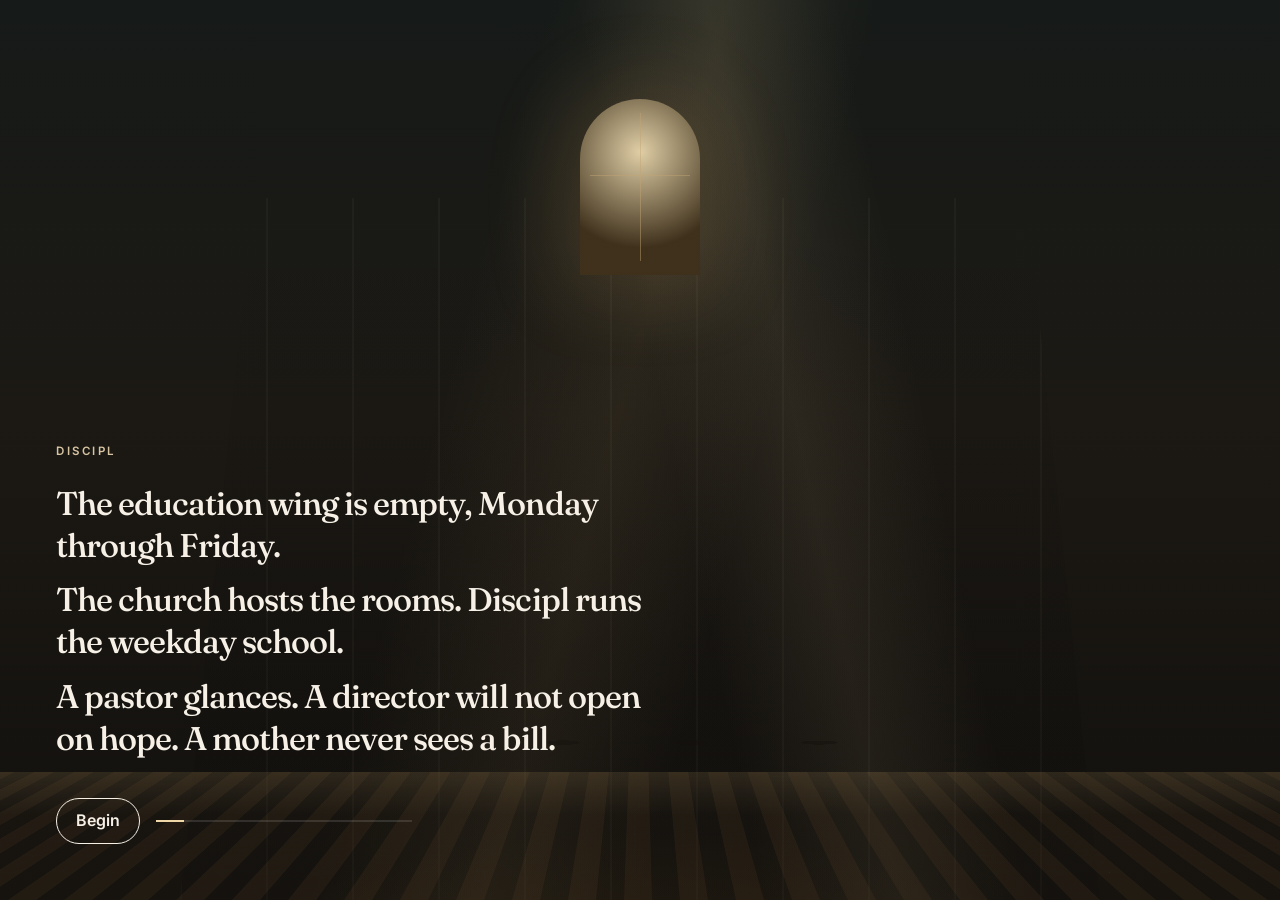
<file: index.html>
<!DOCTYPE html>
<html lang="en">
  <head>
    <meta charset="utf-8" />
    <meta name="viewport" content="width=device-width, initial-scale=1" />
    <title>The Empty Wing · Discipl</title>
    <meta
      name="description"
      content="A church has an empty wing on weekdays. Discipl runs the school. A pastor glances. A director will not open on hope. A mother never sees a bill."
    />
    <meta name="robots" content="noindex" />
    <link
      rel="icon"
      href="data:image/svg+xml,%3Csvg xmlns='http://www.w3.org/2000/svg' viewBox='0 0 32 32'%3E%3Crect width='32' height='32' rx='8' fill='%230f766e'/%3E%3Cpath d='M8 22V10h4.2c3.4 0 5.5 1.8 5.5 4.6 0 2.8-2.1 4.6-5.5 4.6H12v2.8H8zm4-6.4h.6c1.4 0 2.2-.8 2.2-2s-.8-2-2.2-2H12v4z' fill='%23fff7ed'/%3E%3C/svg%3E"
    />
    <link rel="preconnect" href="https://fonts.googleapis.com" />
    <link rel="preconnect" href="https://fonts.gstatic.com" crossorigin />
    <link
      href="https://fonts.googleapis.com/css2?family=Fraunces:opsz,wght@9..144,500;9..144,600&family=Inter:wght@400;500;600;700&display=swap"
      rel="stylesheet"
    />
    <link rel="stylesheet" href="./styles.css?v=ew-flash" />
  </head>
  <body>
    <a class="skip-link" href="#main">Skip to content</a>
    <div id="app"></div>
    <div id="toast" class="toast" hidden role="status"></div>
    <script src="./app.js?v=ew-flash" defer></script>
  </body>
</html>
</file>
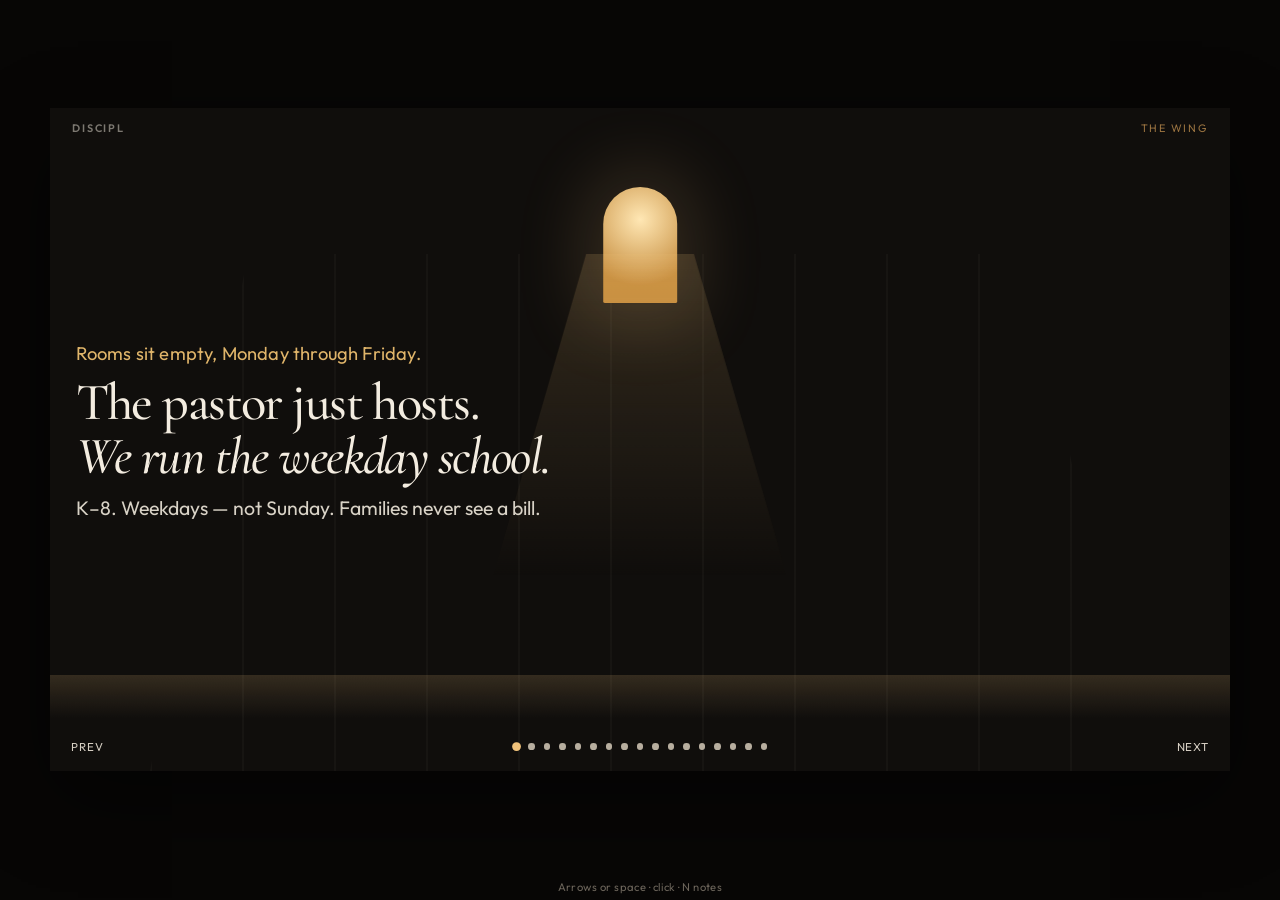
<file: pitch/index.html>
<!DOCTYPE html>
<html lang="en">
  <head>
    <meta charset="utf-8" />
    <meta name="viewport" content="width=device-width, initial-scale=1" />
    <title>Discipl · The weekday school</title>
    <meta
      name="description"
      content="The church hosts the rooms. Discipl runs the weekday school."
    />
    <meta name="robots" content="noindex, nofollow" />
    <link
      rel="icon"
      href="data:image/svg+xml,%3Csvg xmlns='http://www.w3.org/2000/svg' viewBox='0 0 32 32'%3E%3Crect width='32' height='32' fill='%23110f0c'/%3E%3Cpath d='M8 22V10h4.2c3.4 0 5.5 1.8 5.5 4.6 0 2.8-2.1 4.6-5.5 4.6H12v2.8H8zm4-6.4h.6c1.4 0 2.2-.8 2.2-2s-.8-2-2.2-2H12v4z' fill='%23f3ece0'/%3E%3C/svg%3E"
    />
    <link rel="preconnect" href="https://fonts.googleapis.com" />
    <link rel="preconnect" href="https://fonts.gstatic.com" crossorigin />
    <link
      href="https://fonts.googleapis.com/css2?family=Cormorant+Garamond:ital,wght@0,500;0,600;1,500;1,600&family=Outfit:wght@400;500;600&display=swap"
      rel="stylesheet"
    />
    <link rel="stylesheet" href="./pitch.css?v=46ed8b7" />
  </head>
  <body>
    <a class="skip" href="#stage">Skip to slides</a>

    <div class="deck" id="deck" data-beat="1">
      <div class="motif" aria-hidden="true">
        <div class="motif__hall"></div>
        <div class="motif__floor"></div>
        <div class="motif__window"></div>
        <div class="motif__shaft"></div>
        <div class="motif__door">
          <i></i>
        </div>
      </div>

      <header class="mast">
        <p class="mast__mark">Discipl</p>
        <p class="mast__beat" id="beat-label">The wing</p>
      </header>

      <main id="stage" class="stage" tabindex="0">
        <article class="slide slide--hero is-on" data-slide="1" data-beat="The wing">
          <p class="lede">Rooms sit empty, Monday through Friday.</p>
          <h1>The pastor just hosts.<br /><em>We run the weekday school.</em></h1>
          <p class="stand">K–8. Weekdays — not Sunday. Families never see a bill.</p>
        </article>

        <article class="slide slide--refuse" data-slide="2" data-beat="The refusal" hidden>
          <h1>Elder boards will not open on hope.</h1>
          <div class="stack">
            <p>Empty wings are a liability, not a ministry.</p>
            <p>A pledge is not a year of coverage.</p>
            <p class="fear"><span>The fear</span> If it fails, the church failed.</p>
          </div>
        </article>

        <article class="slide slide--split" data-slide="3" data-beat="The transfer" hidden>
          <div class="split__lead">
            <h1>We take the close.</h1>
            <p class="stand">If the campus closes, we wind it down. Families and the church hear the same notice.</p>
          </div>
          <ol class="rail">
            <li>
              <span>Notice</span>
              <b>Families and the church share the same exit letter</b>
            </li>
            <li>
              <span>Bills</span>
              <b>The church is not left holding unpaid bills</b>
            </li>
            <li>
              <span>The office</span>
              <b>The church does not inherit a school office</b>
            </li>
          </ol>
        </article>

        <article class="slide slide--jobs" data-slide="4" data-beat="Two jobs" hidden>
          <div class="jobs" aria-label="Before the doors open. Every school day.">
            <section>
              <h1>Before the doors open.</h1>
              <ul>
                <li>Signed money</li>
                <li>Deposit before hire</li>
                <li>Facility and a clean close</li>
                <li>Families and staff say yes to what this church believes</li>
                <li>Soft pledges don’t open</li>
              </ul>
            </section>
            <section>
              <h1>Every school day.</h1>
              <ul>
                <li>Safety and screening we run</li>
                <li>Formation we own</li>
                <li>Licensed math out and back + Return</li>
                <li>Goal → reflection → licensed trip → Return</li>
                <li>Younger kids don’t get an account</li>
                <li>Parent never a bill</li>
              </ul>
            </section>
          </div>
          <p class="jobs__host">The pastor hosts. Glance / way out — not the opener, not the runner.</p>
        </article>

        <article class="slide slide--split" data-slide="5" data-beat="The door" hidden>
          <div class="split__lead">
            <h1>Deposit money sits first.</h1>
            <p class="stand">Florida first. Before we hire. Before we build.</p>
          </div>
          <ol class="rail">
            <li>
              <span>Escrow</span>
              <b>The deposit sits before a single hire</b>
            </li>
            <li>
              <span>The door</span>
              <b>Signed money, or the door stays shut</b>
            </li>
            <li>
              <span>Families</span>
              <b>Never see a bill</b>
            </li>
          </ol>
        </article>

        <article class="slide slide--office" data-slide="6" data-beat="The office" hidden>
          <header class="slide__head">
            <h1>We run the safety workflow.</h1>
            <p class="stand">Not a church volunteer chore. We run it every week.</p>
          </header>
          <div class="quad-ops">
            <section>
              <h2>Fingerprints</h2>
              <p>Background checks before anyone is near a child.</p>
            </section>
            <section>
              <h2>Screening</h2>
              <p>Who may teach, guide, or walk the hall. We run the list.</p>
            </section>
            <section>
              <h2>Child-safety</h2>
              <p>Daily ops. Incidents. The binder is not the work.</p>
            </section>
            <section>
              <h2>Compliance</h2>
              <p>The Florida pack. The audit. The year that can stand.</p>
            </section>
          </div>
        </article>

        <article class="slide slide--belief" data-slide="7" data-beat="The beliefs" hidden>
          <h1>Families and staff say yes to what this church believes.</h1>
          <div class="stack">
            <p>Before the weekday starts.</p>
            <p>We don’t write the confession.</p>
          </div>
        </article>

        <article class="slide slide--kids" data-slide="8" data-beat="The children" hidden>
          <h1>Younger kids don’t get an account.</h1>
          <div class="stack">
            <p>A parent or guide holds the morning.</p>
            <p>Optional older-kid login is small and watched.</p>
          </div>
        </article>

        <article class="slide slide--build" data-slide="9" data-beat="The morning" hidden>
          <div class="build">
            <section class="build__us">
              <p class="eyebrow">We build</p>
              <h1>The formation morning.</h1>
              <p>The weekday itself. How the room feels. How the child is held.</p>
            </section>
            <section class="build__them">
              <p class="eyebrow">We license</p>
              <h2>Licensed math stays outside.</h2>
              <p>Learning stays licensed. The church never sits in those tools.</p>
            </section>
          </div>
        </article>

        <article class="slide slide--split" data-slide="10" data-beat="The loop" hidden>
          <div class="split__lead">
            <h1>Monday is a loop, not a leaderboard.</h1>
            <p class="stand">Goal → reflection → mastery trip → Return. No fake scores.</p>
          </div>
          <ol class="rail">
            <li>
              <span>Goal</span>
              <b>A formation aim — not a points streak</b>
            </li>
            <li>
              <span>Reflect</span>
              <b>Plain language. The child is seen, not scored</b>
            </li>
            <li>
              <span>Trip</span>
              <b>Licensed trip out and back. We don’t own the math engine</b>
            </li>
            <li>
              <span>Return</span>
              <b>Back home to the room. No fake scores on this deck</b>
            </li>
          </ol>
        </article>

        <article class="slide slide--houses" data-slide="11" data-beat="Three houses" hidden>
          <header class="slide__head">
            <h1>Three houses, on purpose.</h1>
            <p class="stand">Three names, because the year is real.</p>
          </header>
          <ol class="emap">
            <li>
              <span>Builds</span>
              <h2>Company</h2>
              <p>The product.</p>
              <b>C-Corp</b>
            </li>
            <li>
              <span>Runs</span>
              <h2>Operator</h2>
              <p>The campus year. The close.</p>
              <b>501(c)(3)</b>
            </li>
            <li>
              <span>Covers</span>
              <h2>Capital</h2>
              <p>Signed gifts for the year.</p>
              <b>The vehicle</b>
            </li>
          </ol>
        </article>

        <article class="slide slide--ledger" data-slide="12" data-beat="The ledger" hidden>
          <header class="slide__head">
            <h1>One campus unit. Honest unit economics.</h1>
            <p class="stand">Not software seats — the cost of one weekday campus.</p>
            <p class="gloss">ESA is portable school scholarship dollars families already hold (Florida).</p>
          </header>
          <div class="chart" role="img" aria-label="A sixty-seat campus that only counts ESA scholarship dollars is about a one hundred twenty-five thousand dollar hole. About ninety-six seats closes it on ESA alone. Open where the church can fill the room, eight hundred or more weekly, or budget real CAC.">
            <div class="chart__axis" aria-hidden="true"></div>
            <section>
              <div class="bar" style="--h: 28%"></div>
              <strong>−$125k</strong>
              <span>Annual hole at 60 seats, ESA only</span>
            </section>
            <section>
              <div class="bar" style="--h: 52%"></div>
              <strong>~96</strong>
              <span>Seat floor — ESA alone breaks even</span>
            </section>
            <section>
              <div class="bar" style="--h: 88%"></div>
              <strong>800+</strong>
              <span>Host weekly attendance — or pay real CAC</span>
            </section>
          </div>
        </article>

        <article class="slide slide--scale" data-slide="13" data-beat="The unit" hidden>
          <header class="slide__head">
            <h1>Scale is a campus unit, not a seat license.</h1>
            <p class="stand">Turnkey is people + pack — not pure software margin.</p>
          </header>
          <ol class="pack">
            <li>
              <span>The team</span>
              <p>A real weekday team on each campus. The playbook repeats. It is not free.</p>
            </li>
            <li>
              <span>The pack</span>
              <p>Scale is campus units + state packs. Florida first. −$125k / ~96 / 800+ still hold.</p>
            </li>
            <li>
              <span>Isolation</span>
              <p>Isolation travels. One campus cannot see another’s children or mornings.</p>
            </li>
            <li>
              <span>The door</span>
              <p>Soft interest never greens a campus. Signed money, deposit, a clean close, families and staff say yes.</p>
            </li>
          </ol>
          <p class="closer">We don’t sell software seats to churches. We productize the school year so the second campus runs like the first — without making the pastor the operator.</p>
        </article>

        <article class="slide slide--shelf" data-slide="14" data-beat="The shelf" hidden>
          <div class="shelf">
            <section class="shelf__yes">
              <p class="eyebrow">This shelf</p>
              <h1>The weekday school.</h1>
              <p>The pastor just hosts. We run it. Families never see a bill.</p>
            </section>
            <div class="shelf__not">
              <p>Not Planning Center</p>
              <p>Not Sunday check-in</p>
              <p>Not a church classroom tool</p>
              <p>Not family billing</p>
            </div>
          </div>
        </article>

        <article class="slide slide--split" data-slide="15" data-beat="The engine" hidden>
          <div class="split__lead">
            <h1>We rent the engine.<br />We own the school day.</h1>
            <p class="stand">Not an Alpha clone. Church-hosted school of record + formation.</p>
          </div>
          <ol class="rail">
            <li>
              <span>Shelf</span>
              <b>We don’t compete as a learning engine</b>
            </li>
            <li>
              <span>Job</span>
              <b>The weekday school a church will host — and the formation we build</b>
            </li>
            <li>
              <span>Links</span>
              <b>Math and science stay licensed deep-links. We don’t own the math engine</b>
            </li>
            <li>
              <span>Lock</span>
              <b>Brand stays open. Build-versus-buy is locked</b>
            </li>
          </ol>
        </article>

        <article class="slide slide--see" data-slide="16" data-beat="The day" hidden>
          <p class="lede">Pitch is the job and the economics.</p>
          <h1>See the morning.</h1>
          <p class="stand">Empty Wing — the weekday walk, live.</p>
          <p class="see-line">Empty Wing is the day.</p>
          <a class="outlink" href="https://discipl-khwa.github.io/discipl-static-demo/?v=4c85ae7">Open the Empty Wing walk</a>
        </article>

        <article class="slide slide--ask" data-slide="17" data-beat="The walk" hidden>
          <p class="lede">Florida. Deposit first. We take the close.</p>
          <h1>Walk the empty wing<br />with us.</h1>
          <p class="stand">Then sit a weekday morning. Families never see a bill.</p>
        </article>
      </main>

      <nav class="pager" aria-label="Slides">
        <button type="button" class="pager__step" data-go="prev" aria-label="Previous slide">Prev</button>
        <ol class="dots" id="dots"></ol>
        <button type="button" class="pager__step" data-go="next" aria-label="Next slide">Next</button>
      </nav>

      <aside id="notes" class="notes" hidden>
        <p class="notes__label">Notes</p>
        <p id="notes-body"></p>
      </aside>
    </div>

    <p class="hint">Arrows or space · click · N notes</p>
    <script src="./pitch.js?v=46ed8b7" defer></script>
  </body>
</html>
</file>
<file: styles.css>
/* The Empty Wing — linear friend tape. Quiet church light. Inter. Teal. */

:root {
  --paper: #f4efe6;
  --paper-2: #fffaf1;
  --ink: #1b1714;
  --muted: #5e564e;
  --line: #e4d8c6;
  --teal: #0f766e;
  --teal-deep: #0b4f4a;
  --teal-soft: rgba(15, 118, 110, 0.1);
  --amber: #b45309;
  --warn: #fff7ed;
  --danger: #9f1239;
  --danger-bg: #fff1f2;
  --ok: #047857;
  --ok-bg: #ecfdf5;
  --shadow: 0 18px 50px rgba(27, 23, 20, 0.08);
  --font: "Inter", ui-sans-serif, system-ui, -apple-system, "Segoe UI", sans-serif;
  --display: "Fraunces", "Iowan Old Style", Palatino, serif;
  --ease: cubic-bezier(0.22, 1, 0.36, 1);
}

*,
*::before,
*::after {
  box-sizing: border-box;
}

html,
body {
  margin: 0;
  min-height: 100%;
  background: var(--paper);
  color: var(--ink);
  font-family: var(--font);
  font-weight: 400;
  line-height: 1.6;
  letter-spacing: -0.011em;
}

body {
  min-height: 100vh;
}

button,
.btn {
  font: inherit;
}

a {
  color: inherit;
}

:focus-visible {
  outline: 2px solid var(--teal);
  outline-offset: 3px;
}

.skip-link {
  position: absolute;
  left: 0.8rem;
  top: -3rem;
  z-index: 80;
  border-radius: 999px;
  background: var(--teal);
  color: #fff;
  padding: 0.55rem 0.95rem;
  text-decoration: none;
}

.skip-link:focus {
  top: 0.8rem;
}

.sr-only {
  position: absolute;
  width: 1px;
  height: 1px;
  padding: 0;
  margin: -1px;
  overflow: hidden;
  clip: rect(0, 0, 0, 0);
  border: 0;
}

/* ——— film shell ——— */

.tape {
  min-height: 100vh;
  display: flex;
  flex-direction: column;
}

.tape[data-beat="title"],
.tape[data-beat="close"] {
  background: #12110f;
  color: #f6f0e6;
}

.tape__main {
  flex: 1;
  display: flex;
  flex-direction: column;
}

.quiet-reset {
  position: fixed;
  right: 1rem;
  bottom: 0.85rem;
  z-index: 20;
  border: 0;
  background: none;
  color: inherit;
  opacity: 0.38;
  font-size: 0.78rem;
  letter-spacing: 0.01em;
  cursor: pointer;
  padding: 0.35rem 0.2rem;
}

.quiet-reset:hover {
  opacity: 0.8;
}

.tape[data-beat="title"] .quiet-reset {
  display: none;
}

/* ——— empty wing still ——— */

.wing {
  position: relative;
  min-height: 100vh;
  overflow: hidden;
  background:
    radial-gradient(900px 420px at 50% 118%, rgba(180, 120, 48, 0.22), transparent 55%),
    linear-gradient(180deg, #161a18 0%, #1c1914 46%, #12100d 100%);
}

.wing__light {
  position: absolute;
  inset: 0;
  background:
    linear-gradient(105deg, transparent 36%, rgba(255, 214, 140, 0.07) 48%, transparent 58%),
    linear-gradient(78deg, transparent 52%, rgba(255, 226, 170, 0.08) 61%, transparent 70%);
  animation: dust 14s var(--ease) infinite alternate;
  pointer-events: none;
}

.wing__hall {
  position: absolute;
  left: 50%;
  bottom: 0;
  width: min(920px, 140vw);
  height: 78%;
  transform: translateX(-50%);
  background:
    linear-gradient(180deg, transparent 0%, rgba(10, 9, 8, 0.2) 100%),
    repeating-linear-gradient(
      90deg,
      rgba(246, 232, 206, 0.035) 0 2px,
      transparent 2px 86px
    );
  clip-path: polygon(8% 0, 92% 0, 100% 100%, 0 100%);
}

.wing__floor {
  position: absolute;
  left: 50%;
  bottom: 0;
  width: 160%;
  height: 38%;
  transform: translateX(-50%) perspective(700px) rotateX(58deg);
  transform-origin: center bottom;
  background:
    linear-gradient(180deg, rgba(255, 214, 140, 0.14), transparent 42%),
    repeating-linear-gradient(
      90deg,
      rgba(80, 58, 32, 0.35) 0 28px,
      rgba(40, 30, 18, 0.2) 28px 56px
    );
  opacity: 0.7;
}

.wing__window {
  position: absolute;
  left: 50%;
  top: 11%;
  width: 7.5rem;
  height: 11rem;
  transform: translateX(-50%);
  border-radius: 999px 999px 0.4rem 0.4rem;
  background:
    radial-gradient(circle at 50% 30%, rgba(255, 236, 190, 0.85), rgba(180, 120, 48, 0.15) 70%),
    #2a2418;
  box-shadow: 0 0 80px 20px rgba(255, 196, 110, 0.14);
}

.wing__window::after {
  content: "";
  position: absolute;
  inset: 8%;
  border-radius: inherit;
  background:
    linear-gradient(#c4a574, #c4a574) center / 1px 100% no-repeat,
    linear-gradient(#c4a574, #c4a574) 50% 42% / 100% 1px no-repeat;
  opacity: 0.45;
}

.wing__chairs {
  position: absolute;
  left: 50%;
  bottom: 16%;
  width: min(640px, 88vw);
  height: 4.2rem;
  transform: translateX(-50%);
  background:
    radial-gradient(ellipse at 18% 80%, rgba(20, 16, 12, 0.55) 0 18px, transparent 19px),
    radial-gradient(ellipse at 38% 80%, rgba(20, 16, 12, 0.5) 0 16px, transparent 17px),
    radial-gradient(ellipse at 58% 80%, rgba(20, 16, 12, 0.5) 0 16px, transparent 17px),
    radial-gradient(ellipse at 78% 80%, rgba(20, 16, 12, 0.55) 0 18px, transparent 19px);
  opacity: 0.85;
}

.wing__copy {
  position: relative;
  z-index: 2;
  min-height: 100vh;
  display: flex;
  flex-direction: column;
  justify-content: flex-end;
  padding: clamp(1.6rem, 5vw, 3.5rem);
}

.wing__lines {
  max-width: 38rem;
}

.wing__line,
.wing__line.is-in {
  margin: 0 0 0.8rem;
  font-family: var(--display);
  font-optical-sizing: auto;
  font-size: clamp(1.25rem, 2.8vw, 2.05rem);
  font-weight: 500;
  letter-spacing: -0.03em;
  line-height: 1.28;
  opacity: 1;
  visibility: visible;
  transform: none;
}

.wing__mark {
  margin: 0 0 1.4rem;
  font-size: 0.72rem;
  font-weight: 600;
  letter-spacing: 0.22em;
  text-transform: uppercase;
  color: #d7c4a3;
}

.wing__actions {
  display: flex;
  flex-wrap: wrap;
  align-items: center;
  gap: 1rem;
  margin-top: 1.6rem;
}

.wing__clock {
  width: min(16rem, 70vw);
  height: 2px;
  background: rgba(255, 255, 255, 0.12);
  overflow: hidden;
}

.wing__clock > i {
  display: block;
  height: 100%;
  width: 0;
  background: #f0d7a8;
  transition: width 0.12s linear;
}

.close-line {
  margin: 0;
  max-width: 22rem;
  font-family: var(--display);
  font-optical-sizing: auto;
  font-size: clamp(1.5rem, 3.2vw, 2rem);
  font-weight: 500;
  letter-spacing: -0.03em;
  line-height: 1.35;
  opacity: 1;
  visibility: visible;
}

.chapters {
  display: grid;
  gap: 0.45rem;
  margin: 2rem 0 0;
  padding: 0;
  list-style: none;
  max-width: 22rem;
}

.chapters a,
.chapters button {
  display: block;
  width: 100%;
  text-align: left;
  border: 0;
  border-bottom: 1px solid rgba(246, 240, 230, 0.12);
  background: none;
  color: #f6f0e6;
  padding: 0.7rem 0;
  font: inherit;
  font-size: 0.98rem;
  cursor: pointer;
}

.chapters a:hover,
.chapters button:hover {
  color: #f0d7a8;
}

/* ——— shared type ——— */

.day {
  width: min(72rem, calc(100% - 2rem));
  margin: 0 auto;
  padding: 2.2rem 0 5.5rem;
}

.kicker {
  margin: 0;
  color: var(--teal);
  font-size: 0.74rem;
  font-weight: 600;
  letter-spacing: 0.16em;
  text-transform: uppercase;
}

h1 {
  margin: 0.45rem 0 0;
  font-family: var(--display);
  font-optical-sizing: auto;
  font-size: clamp(1.85rem, 4vw, 2.7rem);
  font-weight: 560;
  letter-spacing: -0.035em;
  line-height: 1.12;
}

.lede {
  margin: 0.85rem 0 0;
  max-width: 36rem;
  color: var(--muted);
  font-size: 1.08rem;
  line-height: 1.65;
}

.grid {
  display: grid;
  gap: 1rem;
  margin-top: 1.6rem;
}

@media (min-width: 820px) {
  .grid-2 {
    grid-template-columns: 1.15fr 0.85fr;
  }

  .grid-3 {
    grid-template-columns: repeat(3, 1fr);
  }
}

.card {
  background: var(--paper-2);
  border: 1px solid var(--line);
  border-radius: 1.15rem;
  padding: 1.25rem 1.3rem;
  box-shadow: var(--shadow);
}

.card h2 {
  margin: 0;
  font-size: 1.08rem;
  font-weight: 600;
  letter-spacing: -0.025em;
}

.card p {
  margin: 0.45rem 0 0;
  color: var(--muted);
}

.metric {
  margin: 0.35rem 0 0;
  font-size: 2rem;
  font-weight: 700;
  letter-spacing: -0.045em;
}

.pair {
  display: flex;
  justify-content: space-between;
  gap: 1rem;
  padding: 0.7rem 0;
  border-bottom: 1px solid var(--line);
}

.pair:last-child {
  border-bottom: 0;
}

.pair dt {
  color: var(--muted);
}

.pair dd {
  margin: 0;
  font-weight: 600;
}

.note {
  border-radius: 1rem;
  padding: 0.95rem 1.05rem;
  line-height: 1.65;
}

.note--warn {
  background: var(--warn);
  color: #7c2d12;
}

.note--ok {
  background: var(--ok-bg);
  color: var(--ok);
}

.note--shut {
  background: var(--danger-bg);
  color: var(--danger);
}

.reasons {
  margin: 1rem 0 0;
  padding: 0;
  list-style: none;
}

.reasons li {
  position: relative;
  padding: 0.7rem 0 0.7rem 1.1rem;
  border-top: 1px solid var(--line);
}

.reasons li::before {
  content: "";
  position: absolute;
  left: 0;
  top: 1.05rem;
  width: 0.45rem;
  height: 0.45rem;
  border-radius: 50%;
  background: var(--amber);
}

.reasons li.is-clear::before {
  background: var(--ok);
}

/* ——— buttons ——— */

.btn {
  display: inline-flex;
  align-items: center;
  justify-content: center;
  min-height: 2.85rem;
  border: 1px solid transparent;
  border-radius: 999px;
  padding: 0.5rem 1.2rem;
  background: var(--teal);
  color: #fff;
  font-weight: 600;
  text-decoration: none;
  cursor: pointer;
  transition: transform 0.18s var(--ease), box-shadow 0.18s var(--ease);
}

.btn:hover {
  transform: translateY(-1px);
  box-shadow: 0 10px 24px rgba(15, 118, 110, 0.22);
}

.btn:disabled,
.btn.is-off,
.btn[aria-disabled="true"] {
  opacity: 0.42;
  cursor: not-allowed;
  transform: none;
  box-shadow: none;
}

.btn--ghost {
  background: transparent;
  color: inherit;
  border-color: currentColor;
}

.btn--ghost:hover {
  box-shadow: none;
  background: rgba(255, 255, 255, 0.06);
}

.btn--paper {
  background: #fff;
  color: var(--ink);
  border-color: var(--line);
}

.btn--paper:hover {
  box-shadow: 0 8px 18px rgba(27, 23, 20, 0.08);
}

.row {
  display: flex;
  flex-wrap: wrap;
  gap: 0.6rem;
  margin-top: 1.15rem;
}

/* ——— Daniel glance ——— */

.glance-live {
  border-color: #fdba74;
  background: var(--warn);
  animation: pulse 1.4s ease infinite;
}

.bar {
  height: 4px;
  margin-top: 0.9rem;
  border-radius: 999px;
  background: rgba(0, 0, 0, 0.08);
  overflow: hidden;
}

.bar > i {
  display: block;
  height: 100%;
  width: 0;
  background: linear-gradient(90deg, #c2410c, #ea580c);
}

/* ——— Camille door ——— */

.door {
  position: relative;
  min-height: 16rem;
  overflow: hidden;
  border-radius: 1.15rem;
  background:
    linear-gradient(180deg, #3f2a1f 0%, #2a1b14 100%);
  color: #f6eee4;
  box-shadow: var(--shadow);
}

.door__panel {
  position: absolute;
  inset: 8% 18% 8% 18%;
  border: 1px solid rgba(246, 238, 228, 0.14);
  border-radius: 0.4rem;
  background: linear-gradient(90deg, rgba(255, 255, 255, 0.03), transparent 40%);
}

.door__knob {
  position: absolute;
  right: 22%;
  top: 50%;
  width: 0.85rem;
  height: 0.85rem;
  border-radius: 50%;
  background: #d4b483;
  box-shadow: 0 0 0 4px rgba(212, 180, 131, 0.15);
}

.door__word {
  position: relative;
  z-index: 1;
  display: flex;
  min-height: 16rem;
  align-items: flex-end;
  padding: 1.3rem 1.4rem;
  font-family: var(--display);
  font-optical-sizing: auto;
  font-size: 1.85rem;
  font-weight: 560;
  letter-spacing: -0.03em;
}

.door.is-open {
  background: linear-gradient(180deg, #134e4a, #0f766e);
}

/* ——— Naomi phone ——— */

.phone-wrap {
  display: flex;
  justify-content: center;
  padding: 1.4rem 0 3rem;
}

.phone {
  width: min(24.5rem, 100%);
  min-height: 38rem;
  border: 10px solid #1b1714;
  border-radius: 2.2rem;
  background: #fffdf8;
  box-shadow: var(--shadow), 0 0 0 1px #3b332c;
  overflow: hidden;
}

.phone__notch {
  height: 1.35rem;
  background: #1b1714;
}

.phone__body {
  padding: 1.25rem 1.2rem 1.6rem;
}

.phone h1 {
  font-size: 1.7rem;
}

.steps {
  display: flex;
  gap: 0.3rem;
  margin: 1rem 0 1.2rem;
}

.steps i {
  flex: 1;
  height: 3px;
  border-radius: 99px;
  background: var(--line);
}

.steps i.is-on {
  background: var(--teal);
}

.check {
  display: flex;
  align-items: flex-start;
  gap: 0.7rem;
  margin-top: 0.75rem;
  border: 1px solid var(--line);
  border-radius: 0.9rem;
  padding: 0.8rem 0.9rem;
}

.check input {
  width: 1.1rem;
  height: 1.1rem;
  margin-top: 0.15rem;
}

.success-mark {
  display: grid;
  place-items: center;
  width: 3.2rem;
  height: 3.2rem;
  margin: 0.4rem 0 1rem;
  border-radius: 50%;
  background: var(--ok-bg);
  color: var(--ok);
  font-size: 1.5rem;
}

/* ——— Eli morning ——— */

.tape[data-beat="eli"] {
  background:
    radial-gradient(900px 500px at 10% -10%, rgba(15, 118, 110, 0.1), transparent 50%),
    radial-gradient(700px 400px at 100% 0%, rgba(251, 191, 36, 0.12), transparent 46%),
    #f7f1e6;
}

.preview {
  margin: 0 0 1.2rem;
  border-radius: 999px;
  background: rgba(15, 118, 110, 0.1);
  color: var(--teal-deep);
  font-size: 0.86rem;
  font-weight: 600;
  letter-spacing: 0.02em;
  padding: 0.45rem 0.85rem;
}

.goal {
  display: flex;
  gap: 0.8rem;
  margin-top: 0.85rem;
}

.goal.is-now {
  padding: 0.7rem 0.75rem 0.75rem;
  margin-left: -0.75rem;
  margin-right: -0.75rem;
  border-radius: 0.9rem;
  background: rgba(15, 118, 110, 0.06);
}

.goal.is-now strong::after {
  content: " · now";
  color: var(--teal);
  font-family: var(--font);
  font-size: 0.72rem;
  font-weight: 600;
  letter-spacing: 0.08em;
  text-transform: uppercase;
}

.goal b {
  display: grid;
  place-items: center;
  width: 1.8rem;
  height: 1.8rem;
  flex: 0 0 1.8rem;
  border-radius: 50%;
  background: var(--teal-soft);
  color: var(--teal-deep);
  font-size: 0.78rem;
}

.chat {
  display: grid;
  gap: 0.65rem;
  margin-top: 1rem;
}

.bubble {
  max-width: 34rem;
  border-radius: 1rem;
  padding: 0.85rem 1rem;
  line-height: 1.6;
}

.bubble--ask {
  justify-self: end;
  background: #efe7d8;
}

.bubble--coach {
  background: #e7f3f1;
  color: var(--teal-deep);
}

.math {
  position: fixed;
  inset: 0;
  z-index: 40;
  display: flex;
  align-items: center;
  justify-content: center;
  background: rgba(16, 18, 17, 0.46);
  padding: 1rem;
}

.math__board {
  width: min(40rem, 100%);
  border-radius: 1.2rem;
  background: #0f1715;
  color: #e7f3f1;
  padding: 1.4rem 1.5rem 1.5rem;
  box-shadow: 0 24px 70px rgba(0, 0, 0, 0.28);
}

.math__grid {
  display: grid;
  grid-template-columns: repeat(3, 1fr);
  gap: 0.45rem;
  margin: 1.1rem 0 1.2rem;
}

.math__grid span {
  display: grid;
  place-items: center;
  min-height: 3.4rem;
  border-radius: 0.7rem;
  background: rgba(255, 255, 255, 0.05);
  font-variant-numeric: tabular-nums;
}

.math__grid span.is-on {
  background: rgba(45, 212, 191, 0.18);
  color: #99f6e4;
}

/* ——— toast ——— */

.toast {
  position: fixed;
  right: 1rem;
  bottom: 3rem;
  z-index: 60;
  max-width: 22rem;
  border-radius: 1rem;
  background: var(--ink);
  color: #fffaf1;
  padding: 0.85rem 1rem;
  box-shadow: var(--shadow);
}

/* ——— motion ——— */

@keyframes rise {
  to {
    opacity: 1;
    transform: none;
  }
}

@keyframes dust {
  to {
    opacity: 0.7;
    transform: translate3d(1.5%, -1%, 0);
  }
}

@keyframes pulse {
  50% {
    border-color: #ea580c;
  }
}

.enter {
  animation: rise 0.7s var(--ease) both;
}

@media (prefers-reduced-motion: reduce) {
  *,
  *::before,
  *::after {
    animation-duration: 0.01ms !important;
    animation-iteration-count: 1 !important;
    transition-duration: 0.01ms !important;
  }

  .wing__line {
    opacity: 1;
    transform: none;
  }
}
</file>
<file: pitch/pitch.css>
:root {
  --night: #100e0c;
  --paper: #f3ece0;
  --paper-2: #ebe3d4;
  --ink: #16120e;
  --mute: #5c5348;
  --rule: rgba(22, 18, 14, 0.14);
  --brass: #9a7340;
  --light: #f0c27a;
  --display: "Cormorant Garamond", "Iowan Old Style", Palatino, serif;
  --sans: "Outfit", ui-sans-serif, system-ui, sans-serif;
}

*,
*::before,
*::after {
  box-sizing: border-box;
}

html,
body {
  margin: 0;
  min-height: 100%;
  background: #070605;
  color: var(--ink);
  font-family: var(--sans);
}

body {
  min-height: 100dvh;
  display: grid;
  place-items: center;
  padding: 1.1rem 1rem 2.4rem;
}

.skip {
  position: absolute;
  left: 0.8rem;
  top: -3rem;
  z-index: 40;
  padding: 0.5rem 0.8rem;
  background: var(--brass);
  color: #1a140c;
  text-decoration: none;
}

.skip:focus {
  top: 0.8rem;
}

.deck {
  width: min(100%, 1180px);
  aspect-ratio: 16 / 9;
  max-height: min(86dvh, 680px);
  position: relative;
  overflow: hidden;
  background: var(--paper);
  color: var(--ink);
  display: grid;
  grid-template-rows: auto 1fr auto;
  box-shadow: 0 30px 80px rgba(0, 0, 0, 0.45);
}

.deck.is-open,
.deck.is-close {
  background: var(--night);
  color: var(--paper);
}

@media (max-width: 760px) {
  body {
    padding: 0;
    place-items: stretch;
  }

  .deck {
    width: 100%;
    aspect-ratio: auto;
    max-height: none;
    min-height: 100dvh;
    box-shadow: none;
  }
}

/* Motif: empty wing, door, morning. Quiet; never a second pager. */

.motif {
  position: absolute;
  inset: 0;
  pointer-events: none;
  z-index: 0;
}

.motif__hall {
  position: absolute;
  left: 50%;
  bottom: 0;
  width: min(980px, 150%);
  height: 78%;
  transform: translateX(-50%);
  background: repeating-linear-gradient(
    90deg,
    rgba(246, 232, 206, 0.03) 0 2px,
    transparent 2px 92px
  );
  clip-path: polygon(10% 0, 90% 0, 100% 100%, 0 100%);
  opacity: 0;
}

.motif__floor {
  position: absolute;
  left: 50%;
  bottom: 0;
  width: 150%;
  height: 34%;
  transform: translateX(-50%) perspective(800px) rotateX(58deg);
  transform-origin: center bottom;
  background: linear-gradient(180deg, rgba(240, 194, 122, 0.16), transparent 50%);
  opacity: 0;
}

.motif__window {
  position: absolute;
  left: 50%;
  top: 12%;
  width: 4.6rem;
  height: 7.2rem;
  transform: translateX(-50%);
  border-radius: 4rem 4rem 0.2rem 0.2rem;
  background: radial-gradient(circle at 50% 28%, #ffe7b4, #c48a3a 72%);
  box-shadow: 0 0 70px 18px rgba(240, 194, 122, 0.16);
  opacity: 0;
}

.motif__shaft {
  position: absolute;
  left: 50%;
  top: 22%;
  width: 38%;
  height: 70%;
  transform: translateX(-50%);
  background: linear-gradient(180deg, rgba(240, 194, 122, 0.16), transparent 70%);
  clip-path: polygon(38% 0, 62% 0, 92% 100%, 8% 100%);
  opacity: 0;
}

.motif__door {
  position: absolute;
  right: 7%;
  bottom: 12%;
  width: 3.1rem;
  height: 8.4rem;
  background: #1c1814;
  border: 1px solid rgba(243, 236, 224, 0.16);
  opacity: 0;
}

.motif__door i {
  position: absolute;
  right: 0.45rem;
  top: 48%;
  width: 0.32rem;
  height: 0.32rem;
  border-radius: 50%;
  background: var(--brass);
}

.deck.is-open .motif__hall,
.deck.is-open .motif__floor,
.deck.is-open .motif__window,
.deck.is-open .motif__shaft,
.deck.is-close .motif__hall,
.deck.is-close .motif__floor,
.deck.is-close .motif__window,
.deck.is-close .motif__shaft,
.deck.is-close .motif__door {
  opacity: 1;
}

.deck.is-close .motif__door {
  transform: perspective(400px) rotateY(-22deg);
  transform-origin: left center;
  background: #2a2218;
}

.deck.is-fear .motif__door,
.deck.is-door .motif__door {
  opacity: 0.9;
  right: 6%;
  border-color: rgba(22, 18, 14, 0.2);
  background: #2b241c;
}

.deck.is-fear,
.deck.is-door {
  background:
    linear-gradient(90deg, transparent 72%, rgba(154, 115, 64, 0.06)),
    var(--paper);
}

.mast {
  position: relative;
  z-index: 5;
  display: flex;
  justify-content: space-between;
  align-items: baseline;
  padding: 0.85rem 1.4rem 0.55rem;
  font-size: 0.68rem;
  letter-spacing: 0.16em;
  text-transform: uppercase;
  color: var(--mute);
}

.deck.is-open .mast,
.deck.is-close .mast {
  color: rgba(243, 236, 224, 0.48);
}

.mast__mark {
  margin: 0;
  font-weight: 600;
}

.mast__beat {
  margin: 0;
  color: var(--brass);
}

.stage {
  position: relative;
  z-index: 2;
  outline: none;
  cursor: pointer;
  min-height: 0;
  overflow: hidden;
  padding: 0.35rem 1.6rem 0.55rem;
}

.slide,
.slide.is-on[hidden] {
  display: none !important;
  opacity: 1;
  transform: none;
  transition: none;
}

.slide.is-on:not([hidden]) {
  display: grid !important;
  height: 100%;
  min-height: 0;
  align-content: safe center;
}

h1 {
  margin: 0;
  font-family: var(--display);
  font-weight: 500;
  font-size: clamp(2.1rem, 5.4vw, 4.3rem);
  line-height: 1.02;
  letter-spacing: -0.03em;
}

h1 em {
  font-style: italic;
  font-weight: 500;
}

h2 {
  margin: 0;
  font-family: var(--display);
  font-weight: 600;
  font-size: clamp(1.35rem, 2.4vw, 1.85rem);
  letter-spacing: -0.02em;
}

.lede,
.stand,
.stack p,
.jobs p,
.jobs li,
.trio p,
.emap p,
.build p,
.shelf p {
  margin: 0;
}

.lede {
  max-width: 36rem;
  color: var(--brass);
  font-size: clamp(0.95rem, 1.6vw, 1.15rem);
  letter-spacing: 0.01em;
}

.stand {
  max-width: 34rem;
  color: var(--mute);
  font-size: clamp(1rem, 1.8vw, 1.22rem);
  line-height: 1.4;
}

.deck.is-open .stand,
.deck.is-close .stand {
  color: #d8d2c6;
}

.deck.is-open .lede,
.deck.is-close .lede {
  color: #e0b56a;
}

.slide__head {
  display: grid;
  gap: 0.45rem;
  margin-bottom: 1.1rem;
}

.slide__head h1 {
  font-size: clamp(1.9rem, 4vw, 3.1rem);
}

.gloss {
  margin: 0;
  color: var(--mute);
  font-size: 0.95rem;
  line-height: 1.35;
  max-width: 46rem;
}

/* 01 hero — keep copy inside the stage, clear of mast and pager */

.slide--hero {
  gap: 0.7rem;
  max-width: 34rem;
  align-self: center;
  padding: 0;
}

.slide--hero h1 {
  max-width: 16em;
  font-size: clamp(1.85rem, 4.1vw, 3.35rem);
}

.slide--hero .lede,
.slide--hero .stand {
  position: relative;
  z-index: 1;
}

/* 02 refusal */

.slide--refuse {
  grid-template-columns: 1.1fr 0.9fr;
  gap: 2rem;
  align-items: center;
}

.slide--refuse h1 {
  max-width: 10ch;
}

.stack {
  display: grid;
  gap: 1rem;
  padding-left: 1.2rem;
  border-left: 1px solid var(--rule);
}

.stack p {
  font-size: clamp(1.05rem, 2vw, 1.3rem);
  line-height: 1.35;
}

.fear {
  display: grid;
  gap: 0.25rem;
  color: var(--ink);
}

.fear span {
  font-size: 0.66rem;
  letter-spacing: 0.16em;
  text-transform: uppercase;
  color: var(--brass);
}

/* 03 transfer */

.slide--split {
  grid-template-columns: 1fr 1fr;
  gap: 2rem;
  align-items: center;
}

.split__lead {
  display: grid;
  gap: 0.8rem;
}

.rail {
  list-style: none;
  margin: 0;
  padding: 0;
  display: grid;
  gap: 0;
  border-top: 1px solid var(--rule);
}

.rail li {
  display: grid;
  gap: 0.2rem;
  padding: 0.85rem 0;
  border-bottom: 1px solid var(--rule);
}

.rail span {
  font-size: 0.68rem;
  letter-spacing: 0.16em;
  text-transform: uppercase;
  color: var(--brass);
}

.rail b {
  font-weight: 500;
  font-size: clamp(1.05rem, 1.8vw, 1.25rem);
}

/* 04 open / run — two jobs, not a weekday clock */

.slide--jobs {
  align-content: stretch;
  align-items: stretch;
  grid-template-rows: 1fr auto;
  padding-bottom: 0.55rem;
  gap: 0.55rem;
}

.jobs {
  display: grid;
  grid-template-columns: 1fr 1fr;
  min-height: 100%;
  align-items: stretch;
}

.jobs section {
  display: grid;
  align-content: start;
  gap: 0.55rem;
  min-height: 0;
}

.jobs section:first-child {
  padding-right: 1.5rem;
}

.jobs section:last-child {
  padding: 1.15rem 1.25rem 1.2rem;
  background: var(--paper-2);
  border: 1px solid var(--rule);
}

.jobs h1 {
  font-size: clamp(1.65rem, 3vw, 2.4rem);
  max-width: 14ch;
}

.jobs ul {
  list-style: none;
  margin: 0.1rem 0 0;
  padding: 0;
  display: grid;
  gap: 0;
}

.jobs li {
  padding: 0.36rem 0;
  border-top: 1px solid var(--rule);
  color: var(--mute);
  font-size: clamp(0.88rem, 1.4vw, 1.02rem);
  line-height: 1.32;
}

.jobs li:last-child {
  padding-bottom: 0;
}

.jobs__host {
  margin: 0;
  color: var(--ink);
  font-size: clamp(0.95rem, 1.5vw, 1.08rem);
  line-height: 1.35;
}

/* 05 three facts */

.trio {
  display: grid;
  grid-template-columns: 1fr 1.2fr 1fr;
  gap: 0;
  border-top: 1px solid var(--rule);
}

.trio section {
  padding: 1.1rem 1.15rem 0 0;
  display: grid;
  gap: 0.45rem;
}

.trio section + section {
  padding-left: 1.15rem;
  border-left: 1px solid var(--rule);
}

.trio p {
  color: var(--mute);
  line-height: 1.4;
  font-size: 0.98rem;
}

/* 06 build / license */

.build {
  display: grid;
  grid-template-columns: 1.15fr 0.85fr;
  min-height: 100%;
  align-items: stretch;
}

.build__us,
.build__them {
  display: grid;
  align-content: center;
  gap: 0.7rem;
}

.build__us {
  padding-right: 1.6rem;
}

.build__them {
  padding: 1.4rem 1.3rem;
  background: var(--paper-2);
  border: 1px solid var(--rule);
}

.eyebrow {
  margin: 0;
  font-size: 0.68rem;
  letter-spacing: 0.16em;
  text-transform: uppercase;
  color: var(--brass);
}

.build__them h2 {
  font-size: clamp(1.5rem, 2.6vw, 2.1rem);
}

.build p {
  color: var(--mute);
  max-width: 28ch;
  line-height: 1.4;
}

/* 07 beliefs — one breath, no checkbox rail */

.slide--belief,
.slide--kids {
  grid-template-columns: 1.2fr 0.8fr;
  gap: 2rem;
  align-items: center;
  padding-bottom: 1.35rem;
}

.slide--belief h1,
.slide--kids h1 {
  max-width: 16ch;
  font-size: clamp(1.85rem, 4.2vw, 3.25rem);
}

.quad-ops {
  display: grid;
  grid-template-columns: 1fr 1fr;
  border: 1px solid var(--ink);
}

.quad-ops section {
  padding: 0.85rem 1rem 1rem;
  display: grid;
  gap: 0.3rem;
}

.quad-ops section:nth-child(odd) {
  border-right: 1px solid var(--rule);
}

.quad-ops section:nth-child(-n + 2) {
  border-bottom: 1px solid var(--rule);
}

.quad-ops p {
  margin: 0;
  color: var(--mute);
  line-height: 1.35;
  font-size: 0.95rem;
}

/* 08 entity map */

.emap {
  list-style: none;
  margin: 0;
  padding: 0;
  display: grid;
  grid-template-columns: repeat(3, 1fr);
  gap: 0;
  position: relative;
}

.emap::before {
  content: "";
  position: absolute;
  left: 8%;
  right: 8%;
  top: 0.95rem;
  height: 1px;
  background: var(--brass);
}

.emap li {
  display: grid;
  gap: 0.25rem;
  padding: 0 1.1rem 0.2rem;
  position: relative;
}

.emap li::before {
  content: "";
  width: 0.55rem;
  height: 0.55rem;
  border-radius: 50%;
  background: var(--brass);
  margin-bottom: 0.85rem;
  box-shadow: 0 0 0 4px var(--paper);
}

.emap span {
  font-size: 0.66rem;
  letter-spacing: 0.16em;
  text-transform: uppercase;
  color: var(--brass);
}

.emap b {
  margin-top: 0.7rem;
  font-family: var(--display);
  font-size: 1.35rem;
  font-weight: 500;
}

.emap p {
  color: var(--mute);
}

/* 09 chart */

.chart {
  display: grid;
  grid-template-columns: repeat(3, 1fr);
  grid-template-rows: minmax(3.8rem, 1fr) auto auto;
  column-gap: 1.1rem;
  row-gap: 0.4rem;
  align-items: end;
  min-height: 11.5rem;
  position: relative;
  padding-top: 0.2rem;
}

.chart__axis {
  position: absolute;
  left: 0;
  right: 0;
  grid-column: 1 / -1;
  grid-row: 2;
  align-self: start;
  height: 0;
  border-bottom: 1px solid var(--ink);
  pointer-events: none;
}

.chart section {
  display: grid;
  grid-template-rows: subgrid;
  grid-row: 1 / -1;
  align-items: end;
  min-height: 0;
}

.bar {
  width: 42%;
  height: var(--h);
  background: var(--ink);
  align-self: end;
}

.chart strong {
  font-family: var(--display);
  font-size: clamp(2rem, 4vw, 3rem);
  font-weight: 500;
  letter-spacing: -0.03em;
  line-height: 1;
  align-self: end;
}

.chart span {
  color: var(--mute);
  font-size: 0.92rem;
  max-width: 24ch;
  line-height: 1.3;
  min-height: calc(1.3em * 3);
}

/* 10 scale unit */

.slide--scale {
  padding-bottom: 1.5rem;
}

.pack {
  list-style: none;
  margin: 0;
  padding: 0;
  display: grid;
  grid-template-columns: 1fr 1fr;
  border-top: 1px solid var(--ink);
}

.pack li {
  display: grid;
  align-content: start;
  gap: 0.28rem;
  padding: 0.7rem 1rem 0.75rem 0;
  border-bottom: 1px solid var(--rule);
}

.pack li:nth-child(even) {
  padding-left: 1rem;
  border-left: 1px solid var(--rule);
}

.pack span {
  font-size: 0.64rem;
  letter-spacing: 0.16em;
  text-transform: uppercase;
  color: var(--brass);
}

.pack p {
  margin: 0;
  font-size: 0.9rem;
  line-height: 1.32;
}

.closer {
  margin: 0.75rem 0 0;
  max-width: 58ch;
  font-size: clamp(0.95rem, 1.5vw, 1.12rem);
  line-height: 1.35;
}

.slide--ledger {
  padding-bottom: 1.15rem;
}

/* 11 shelf */

.shelf {
  display: grid;
  grid-template-columns: 1.15fr 0.85fr;
  gap: 1.6rem;
  align-items: stretch;
}

.shelf__yes {
  display: grid;
  align-content: center;
  gap: 0.55rem;
  padding-right: 1.2rem;
  border-right: 1px solid var(--ink);
}

.shelf__yes h1 {
  font-size: clamp(2.2rem, 4.4vw, 3.6rem);
}

.shelf__yes p:last-child {
  color: var(--mute);
  max-width: 26ch;
  font-size: 1.1rem;
  line-height: 1.35;
}

.shelf__not {
  display: grid;
  align-content: center;
}

.shelf__not p {
  margin: 0;
  padding: 0.7rem 0;
  color: var(--mute);
  font-size: 1.08rem;
  border-bottom: 1px solid var(--rule);
}

/* See the morning — live Empty Wing */

.slide--see {
  gap: 0.65rem;
  max-width: 32rem;
  align-content: start;
  padding-bottom: 1.5rem;
}

.slide--see h1 {
  font-size: clamp(2.1rem, 4.2vw, 3.4rem);
}

.see-line {
  margin: 0;
  color: var(--mute);
  font-size: clamp(1rem, 1.7vw, 1.15rem);
}

.outlink {
  color: var(--brass);
  font-weight: 500;
  text-decoration: none;
  border-bottom: 1px solid var(--brass);
  width: fit-content;
  padding-bottom: 0.08rem;
  font-size: 1.05rem;
}

.outlink:hover,
.outlink:focus-visible {
  color: var(--ink);
  border-color: var(--ink);
}

.slide--split .split__lead h1 {
  font-size: clamp(1.85rem, 3.7vw, 3.05rem);
  max-width: 14ch;
}

/* 11 ask */

.slide--ask {
  gap: 0.7rem;
  max-width: 28rem;
  padding-top: 0.45rem;
  padding-bottom: 4.5rem;
  box-sizing: border-box;
  align-content: start;
  align-self: stretch;
}

.slide--ask h1 {
  max-width: 11em;
  font-size: clamp(2.1rem, 3.8vw, 3.15rem);
}

.slide--ask .stand {
  position: relative;
  z-index: 2;
  max-width: 26rem;
}

.pager {
  position: relative;
  z-index: 5;
  display: grid;
  grid-template-columns: auto 1fr auto;
  align-items: center;
  gap: 0.8rem;
  padding: 0.65rem 1.15rem 0.75rem;
}

.pager__step {
  appearance: none;
  border: 0;
  background: none;
  color: inherit;
  opacity: 0.45;
  font: inherit;
  font-size: 0.72rem;
  letter-spacing: 0.08em;
  text-transform: uppercase;
  cursor: pointer;
  padding: 0.35rem 0.15rem;
}

.pager__step:hover,
.pager__step:focus-visible {
  opacity: 1;
}

.deck.is-open .pager__step,
.deck.is-close .pager__step {
  color: #e8e0d4;
  opacity: 0.92;
}

.dots {
  display: flex;
  justify-content: center;
  align-items: center;
  gap: 0.55rem;
  margin: 0;
  padding: 0;
  list-style: none;
}

.dots li {
  margin: 0;
  padding: 0;
  display: flex;
}

.dots button {
  appearance: none;
  width: 0.42rem;
  height: 0.42rem;
  border-radius: 50%;
  border: 0;
  padding: 0;
  background: #c4b7a4;
  cursor: pointer;
}

.deck.is-open .dots button,
.deck.is-close .dots button {
  background: #b7ae9f;
}

.dots button[aria-current="true"] {
  background: var(--brass);
  transform: scale(1.25);
}

.deck.is-open .dots button[aria-current="true"],
.deck.is-close .dots button[aria-current="true"] {
  background: #f0c27a;
}

.notes {
  position: relative;
  z-index: 3;
  margin: 0 1.3rem 0.7rem;
  padding-top: 0.55rem;
  border-top: 1px solid var(--rule);
}

.notes__label {
  margin: 0 0 0.2rem;
  font-size: 0.66rem;
  letter-spacing: 0.14em;
  text-transform: uppercase;
  color: var(--brass);
}

#notes-body {
  margin: 0;
  color: var(--mute);
  font-size: 0.86rem;
  line-height: 1.45;
  max-width: 68ch;
}

.hint {
  position: fixed;
  left: 0;
  right: 0;
  bottom: 0.4rem;
  margin: 0;
  text-align: center;
  color: #6b645a;
  font-size: 0.7rem;
  letter-spacing: 0.04em;
}

@media (max-width: 760px) {
  .stage {
    padding: 0.6rem 1.1rem 0.4rem;
  }

  .slide--refuse,
  .slide--split,
  .slide--belief,
  .slide--kids,
  .build,
  .jobs,
  .trio,
  .quad-ops,
  .emap,
  .pack,
  .chart,
  .shelf {
    grid-template-columns: 1fr;
  }

  .chart {
    grid-template-rows: none;
  }

  .slide--refuse,
  .slide--split,
  .slide--belief,
  .slide--kids {
    gap: 1.1rem;
  }

  .stack,
  .build__us,
  .jobs section:first-child,
  .trio section + section,
  .shelf__yes {
    padding-left: 0;
    padding-right: 0;
    border-left: 0;
    border-right: 0;
  }

  .jobs section:last-child {
    margin-top: 0.85rem;
  }

  .quad-ops section:nth-child(odd) {
    border-right: 0;
  }

  .pack li,
  .quad-ops section,
  .emap li,
  .trio section {
    border-top: 1px solid var(--rule);
    padding-top: 0.85rem;
  }

  .pack li:nth-child(even) {
    padding-left: 0;
    border-left: 0;
  }

  .emap::before,
  .chart__axis {
    display: none;
  }

  .build__them {
    margin-top: 0.8rem;
  }

  .chart {
    min-height: 0;
    gap: 1.2rem;
  }

  .chart section {
    min-height: 0;
    display: grid;
    grid-template-rows: none;
    grid-template-columns: 3.5rem 1fr;
    grid-row: auto;
    align-items: center;
  }

  .chart span {
    min-height: 0;
  }

  .slide--ask {
    padding-bottom: 2.4rem;
  }

  .bar {
    height: 0.55rem !important;
    width: var(--h);
  }

  h1 {
    font-size: clamp(1.85rem, 9vw, 2.6rem);
  }
}

@media print {
  @page {
    size: landscape;
    margin: 0.4in;
  }

  .skip,
  .pager,
  .hint,
  .notes,
  .motif {
    display: none !important;
  }

  .deck,
  .slide[hidden] {
    background: #fff !important;
    color: #111 !important;
  }

  .slide {
    display: grid !important;
    break-after: page;
    height: auto;
    padding: 0.6in 0;
  }
}
</file>
